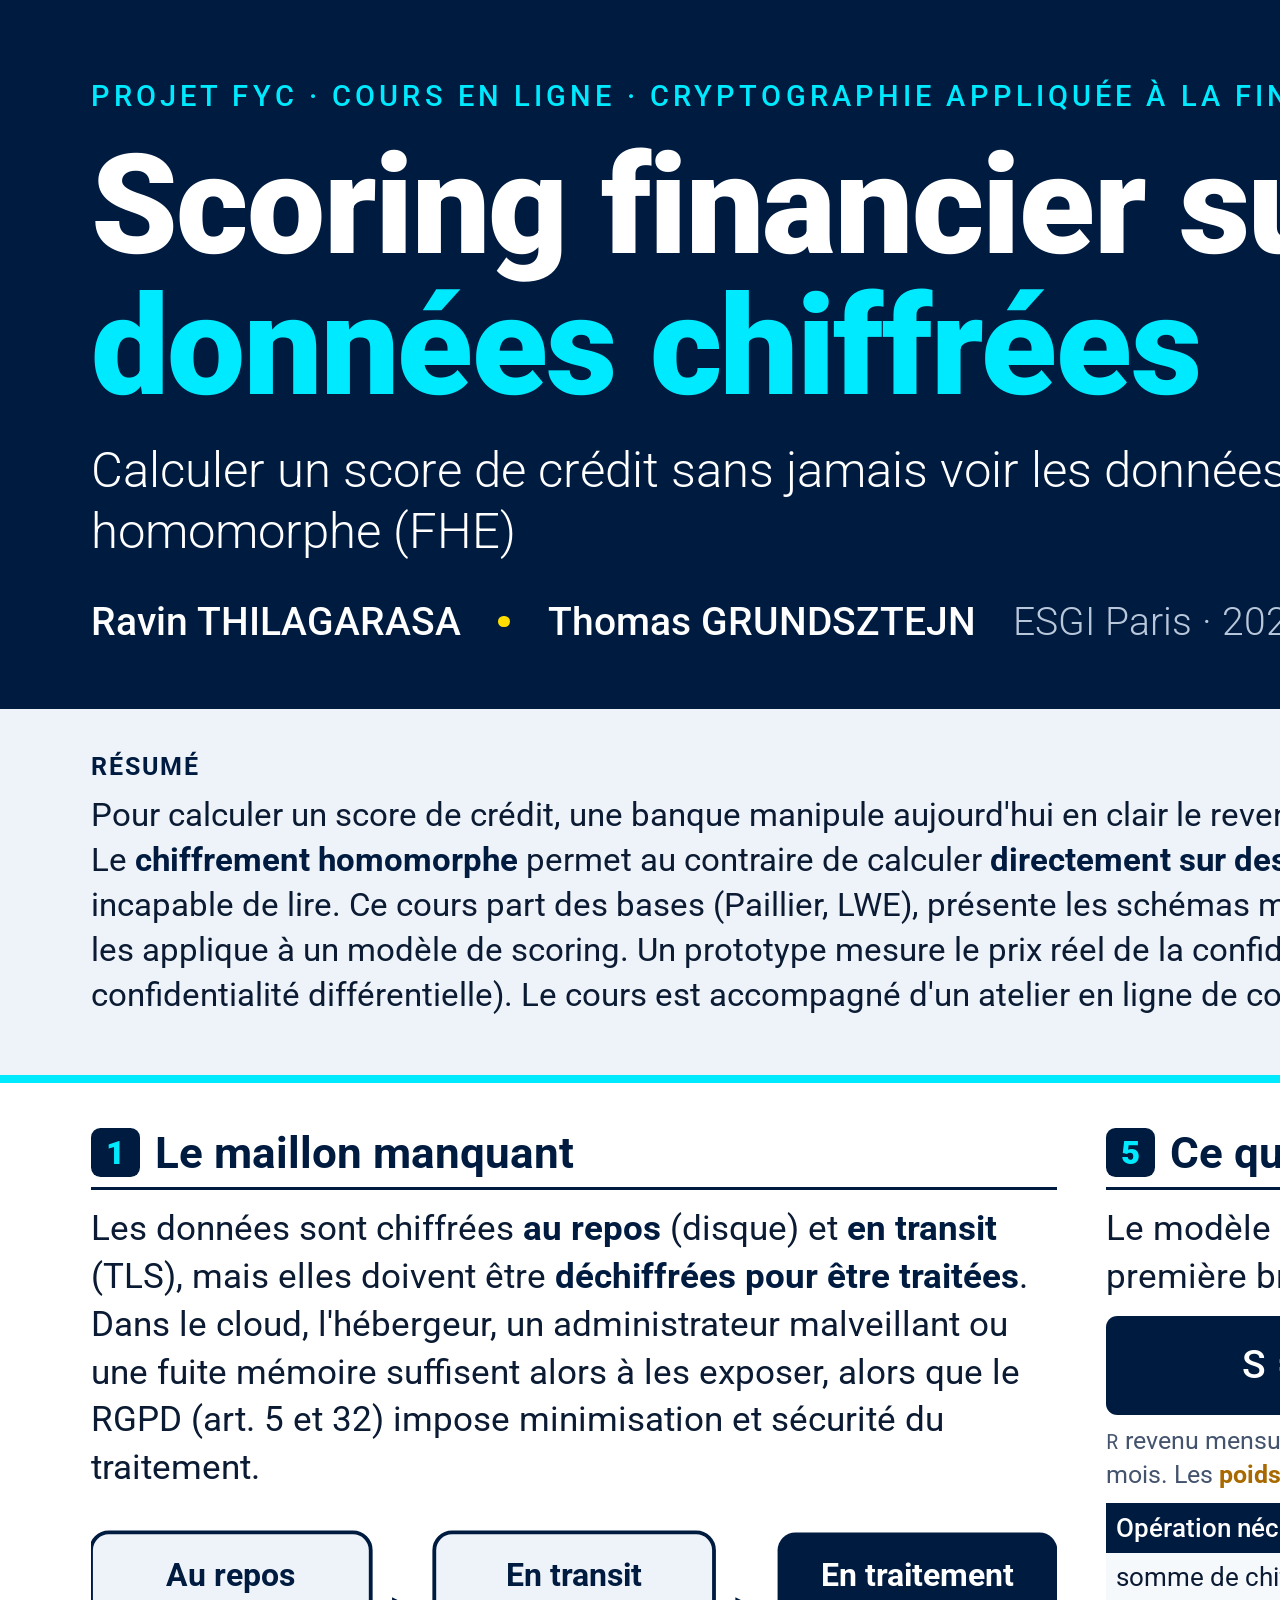
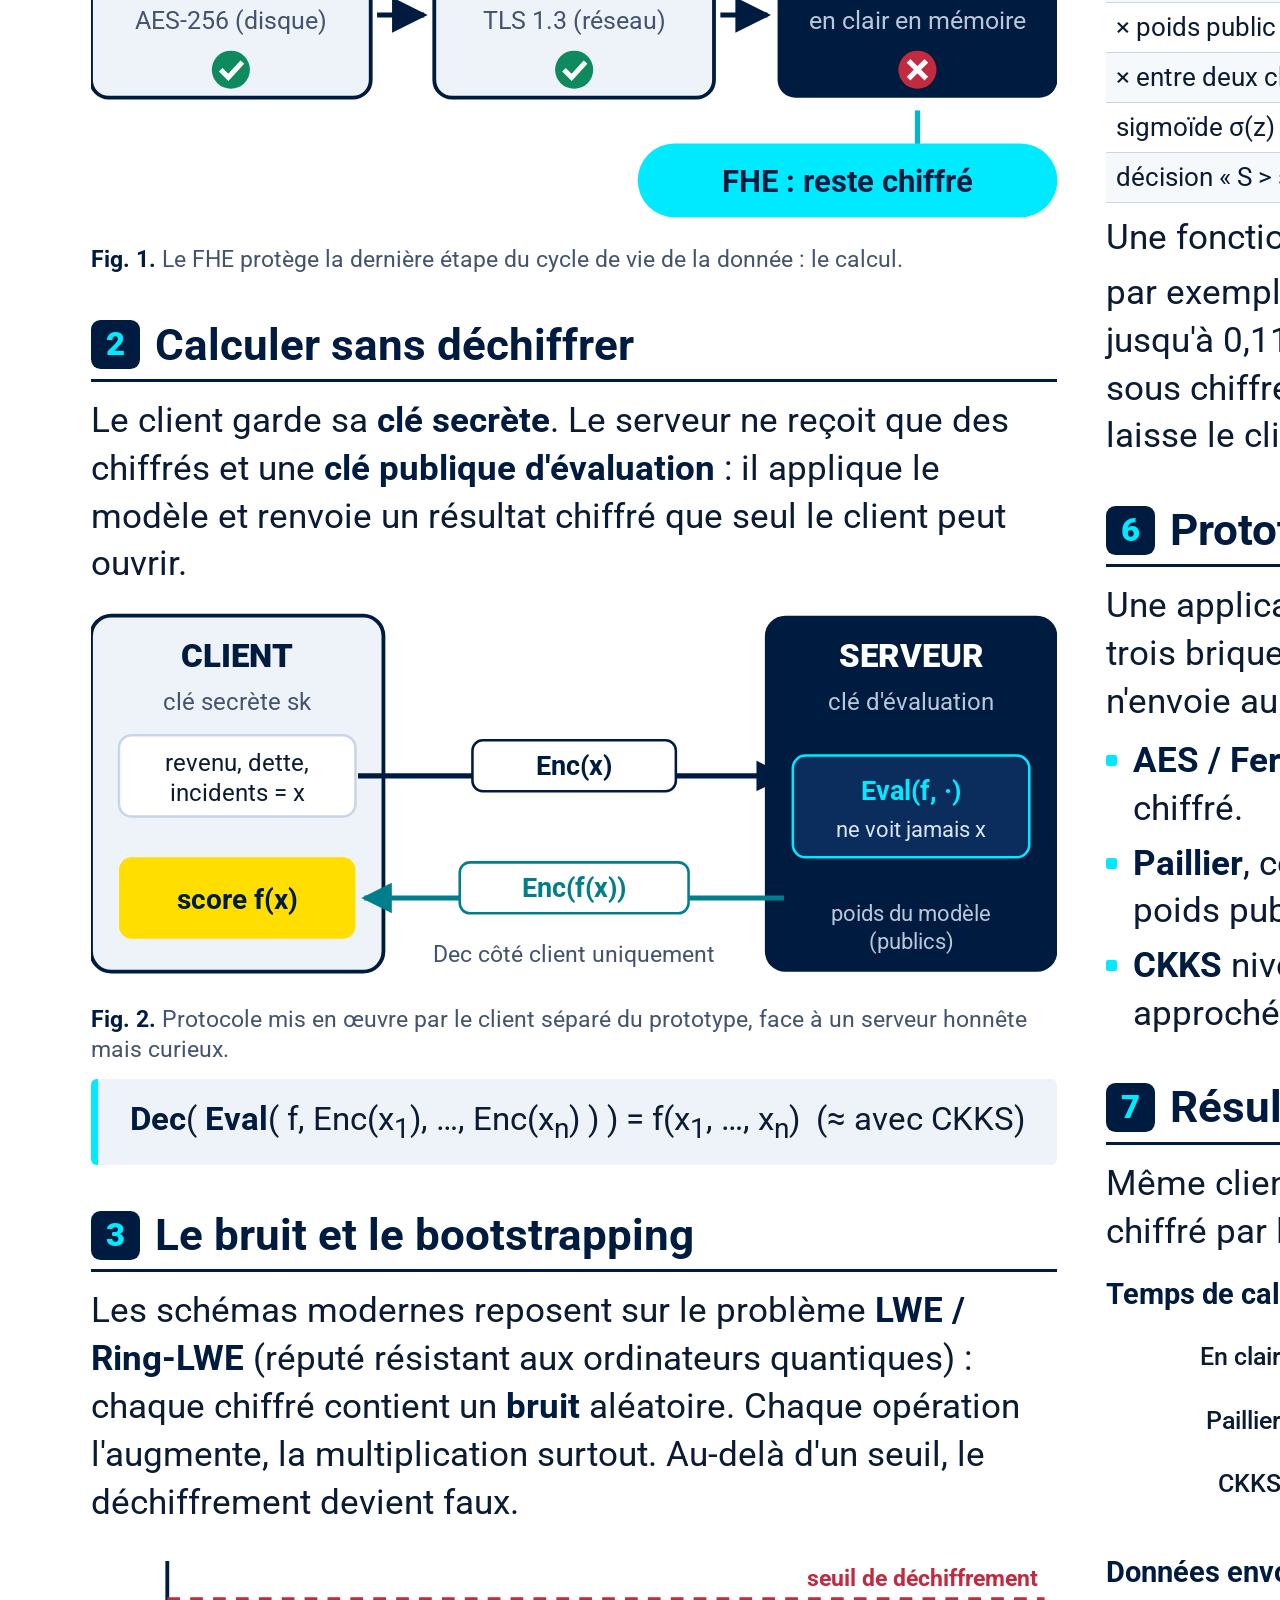
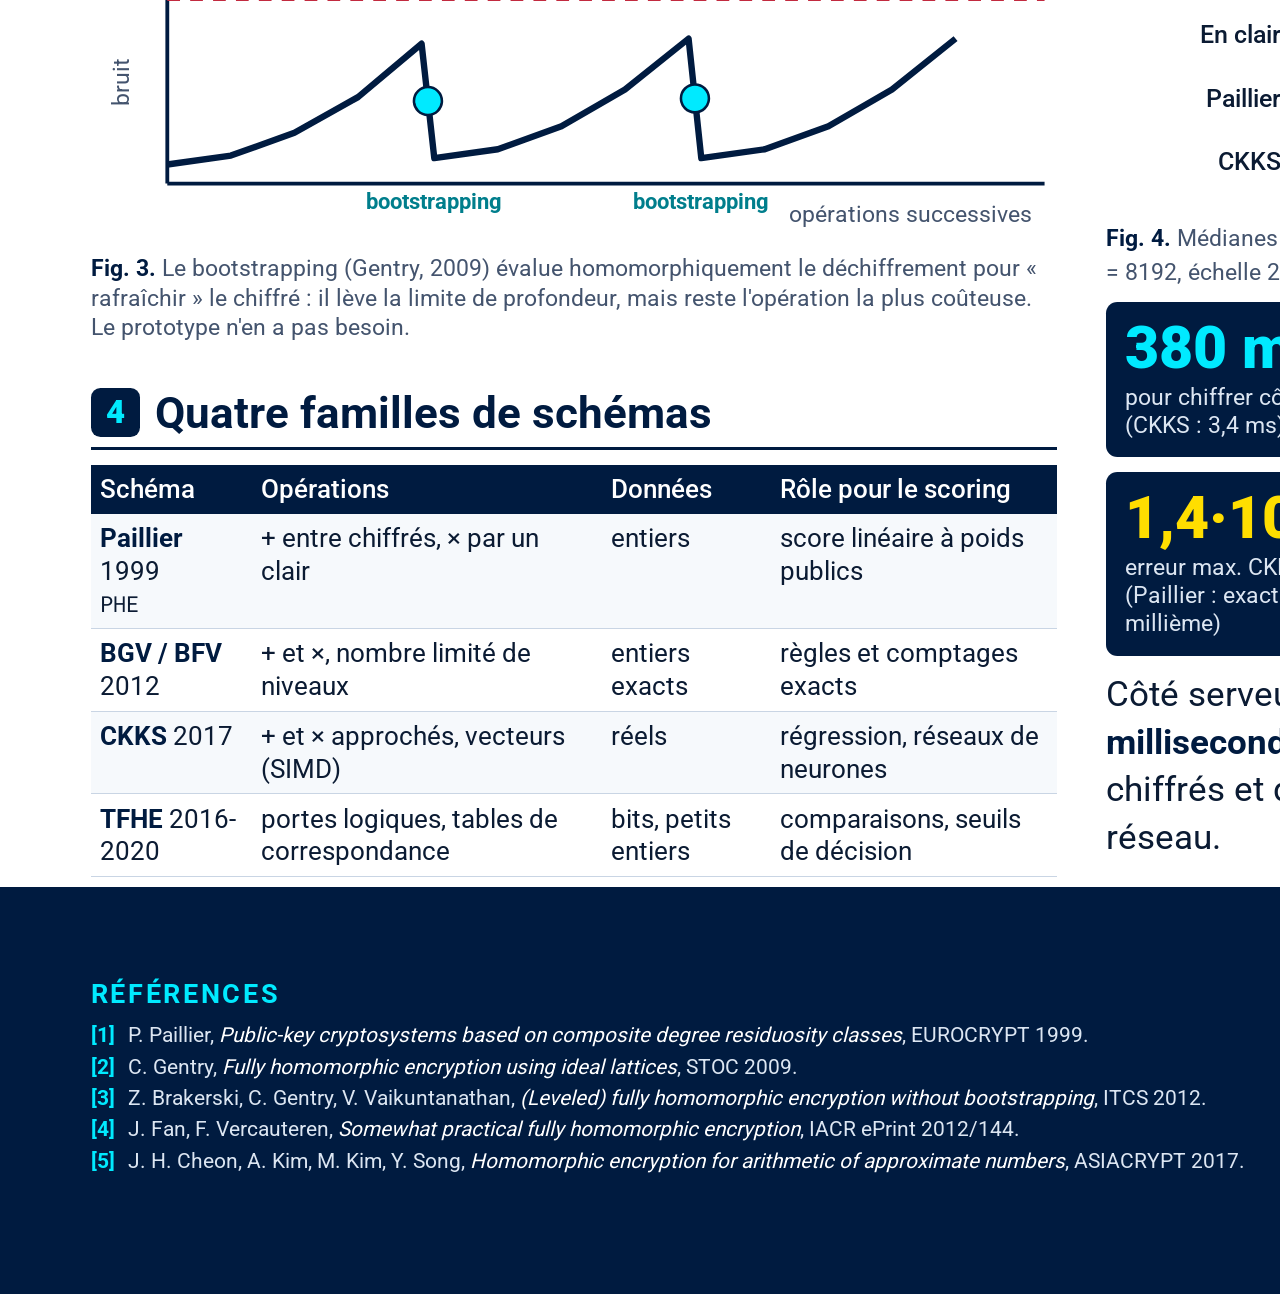
<file: 05_poster/poster.html>
<!doctype html>
<html lang="fr">
<head>
<meta charset="utf-8">
<title>Poster FYC : scoring financier sur données chiffrées (FHE)</title>
<meta name="author" content="Ravin THILAGARASA, Thomas GRUNDSZTEJN">
<!--
  Poster scientifique A0 portrait (841 × 1189 mm), projet FYC ESGI 2026-2027.
  Source éditable : modifier ce fichier, puis régénérer le PDF avec
      python 05_poster/scripts/build_poster.py
  Charte : police Roboto (assets/fonts, embarquée), couleurs ESGI
  (bleu nuit #001B40, cyan #00EAFF, jaune #FFDE00).
  Les graphiques « Résultats » sont dessinés à partir du bloc JSON
  id="mesures" (copie de data/mesures.json, mise à jour par build_poster.py).
-->
<style>
@font-face { font-family: "Roboto"; font-weight: 300; src: url("assets/fonts/Roboto-300.ttf"); }
@font-face { font-family: "Roboto"; font-weight: 400; src: url("assets/fonts/Roboto-400.ttf"); }
@font-face { font-family: "Roboto"; font-weight: 500; src: url("assets/fonts/Roboto-500.ttf"); }
@font-face { font-family: "Roboto"; font-weight: 700; src: url("assets/fonts/Roboto-700.ttf"); }
@font-face { font-family: "Roboto"; font-weight: 900; src: url("assets/fonts/Roboto-900.ttf"); }
@font-face { font-family: "Roboto Mono"; font-weight: 400; src: url("assets/fonts/RobotoMono-400.ttf"); }
@font-face { font-family: "Roboto Mono"; font-weight: 500; src: url("assets/fonts/RobotoMono-500.ttf"); }
@font-face { font-family: "Roboto Mono"; font-weight: 700; src: url("assets/fonts/RobotoMono-700.ttf"); }

:root {
  --navy: #001B40;      /* bleu ESGI */
  --navy-2: #0A2D5E;    /* bleu ESGI éclairci (fonds secondaires) */
  --cyan: #00EAFF;      /* cyan ESGI */
  --cyan-ink: #007E8C;  /* cyan assombri pour du texte sur fond clair */
  --yellow: #FFDE00;    /* jaune ESGI */
  --paper: #FFFFFF;
  --mist: #EEF3F9;
  --line: #C9D5E4;
  --ink: #0B1B33;
  --muted: #44546E;
  --ok: #0F8A5F;
  --ko: #C22A3F;
}
@page { size: 841mm 1189mm; margin: 0; }
* { box-sizing: border-box; margin: 0; padding: 0; }
html, body { width: 841mm; height: 1189mm; }
body {
  font-family: "Roboto", sans-serif; font-weight: 400;
  color: var(--ink); background: var(--paper);
  font-size: 26pt; line-height: 1.38;
  -webkit-print-color-adjust: exact; print-color-adjust: exact;
}
.poster { position: relative; width: 841mm; height: 1189mm; overflow: hidden; display: flex; flex-direction: column; }

/* ---------- En-tête ---------- */
header {
  background: var(--navy); color: #fff; padding: 20mm 24mm 16mm; position: relative; overflow: hidden;
}
header::after { /* motif de « chiffrés » discret */
  content: ""; position: absolute; right: -10mm; top: 0; bottom: 0; width: 330mm;
  background-image: radial-gradient(circle, rgba(0,234,255,.22) 1.1mm, transparent 1.3mm);
  background-size: 9mm 9mm;
  -webkit-mask-image: linear-gradient(90deg, transparent, #000 70%);
          mask-image: linear-gradient(90deg, transparent, #000 70%);
}
.head-grid { position: relative; z-index: 1; display: grid; grid-template-columns: 1fr 120mm; gap: 14mm; align-items: start; }
.kicker { font-weight: 500; letter-spacing: .14em; text-transform: uppercase; color: var(--cyan); font-size: 22pt; }
h1 { font-weight: 900; font-size: 104pt; line-height: 1.02; letter-spacing: -.01em; margin: 5mm 0 6mm; }
h1 .hl { color: var(--cyan); }
.subtitle { font-weight: 300; font-size: 37pt; line-height: 1.22; max-width: 640mm; }
.authors { margin-top: 9mm; display: flex; gap: 10mm; align-items: center; font-size: 29pt; font-weight: 500; }
.authors .sep { width: 3mm; height: 3mm; background: var(--yellow); border-radius: 50%; }
.authors .aff { font-weight: 300; color: #B9C7DA; }
.logo { width: 120mm; margin-top: 2mm; }
.logo img { width: 100%; display: block; }
.logo .tag { margin-top: 5mm; font-size: 18pt; color: #B9C7DA; text-align: right; line-height: 1.3; }

/* ---------- Bandeau résumé ---------- */
.abstract {
  display: grid; grid-template-columns: 1fr 236mm; gap: 14mm;
  padding: 11mm 24mm; background: var(--mist); border-bottom: 2.2mm solid var(--cyan);
}
.abstract p { font-size: 24.5pt; }
.abstract .label { font-weight: 700; color: var(--navy); text-transform: uppercase; letter-spacing: .08em; font-size: 19pt; display: block; margin-bottom: 2mm; }
.question {
  background: var(--navy); color: #fff; border-radius: 4mm; padding: 8mm 9mm; position: relative;
  border-left: 3.5mm solid var(--yellow);
}
.question .label { color: var(--yellow); }
.question p { font-size: 26pt; font-weight: 500; line-height: 1.3; }

/* ---------- Corps : 3 colonnes ---------- */
main { flex: 1; display: grid; grid-template-columns: repeat(3, 1fr); gap: 13mm; padding: 12mm 24mm 0; min-height: 0; }
.col { display: flex; flex-direction: column; gap: 12mm; min-height: 0; }
section { break-inside: avoid; }
h2 {
  display: flex; align-items: center; gap: 4mm; font-size: 33pt; font-weight: 700; color: var(--navy);
  line-height: 1.1; margin-bottom: 4mm; padding-bottom: 2.5mm; border-bottom: 1mm solid var(--navy);
}
h2 .n {
  flex: none; display: inline-grid; place-items: center; width: 13mm; height: 13mm; border-radius: 2.5mm;
  background: var(--navy); color: var(--cyan); font-size: 25pt; font-weight: 900;
}
p + p { margin-top: 3mm; }
strong { font-weight: 700; color: var(--navy); }
em { font-style: normal; color: var(--cyan-ink); font-weight: 500; }
code, .mono { font-family: "Roboto Mono", monospace; font-size: .86em; }
ul.dots { list-style: none; margin-top: 3mm; }
ul.dots li { position: relative; padding-left: 7mm; margin-top: 1.8mm; }
ul.dots li::before { content: ""; position: absolute; left: 0; top: .52em; width: 3mm; height: 3mm; background: var(--cyan); border-radius: .6mm; }
figure { margin-top: 4mm; }
figcaption { font-size: 17pt; color: var(--muted); margin-top: 2mm; line-height: 1.3; }
figcaption b { color: var(--navy); }
svg text { font-family: "Roboto", sans-serif; }

/* tableaux */
table { width: 100%; border-collapse: collapse; font-size: 19.5pt; line-height: 1.25; margin-top: 3mm; }
th { background: var(--navy); color: #fff; font-weight: 500; text-align: left; padding: 2.2mm 2.5mm; }
td { padding: 2.2mm 2.5mm; border-bottom: .4mm solid var(--line); vertical-align: top; }
tr:nth-child(even) td { background: #F6F9FC; }
td.c, th.c { text-align: center; }
.y { color: var(--ok); font-weight: 700; }
.n0 { color: var(--ko); font-weight: 700; }
.m { color: #A86A00; font-weight: 700; }

/* formule */
.formula {
  margin-top: 4mm; background: var(--navy); color: #fff; border-radius: 3mm; padding: 6mm 7mm;
  font-size: 29pt; font-weight: 500; text-align: center; letter-spacing: .01em;
}
.formula .w { color: var(--yellow); }
.formula .x { color: var(--cyan); }
.legend-line { font-size: 18.5pt; color: var(--muted); margin-top: 2.5mm; }

.eq { margin-top: 4mm; padding: 4.5mm 6mm; background: var(--mist); border-left: 2mm solid var(--cyan); border-radius: 1.5mm; font-size: 25pt; text-align: center; }
.eq b { color: var(--navy); }

/* tuiles de chiffres clés */
.tiles { display: grid; grid-template-columns: 1fr 1fr; gap: 4mm; margin-top: 4mm; }
.tile { background: var(--navy); color: #fff; border-radius: 3mm; padding: 4.5mm 5mm; }
.tile .big { font-size: 44pt; font-weight: 900; color: var(--cyan); line-height: 1; }
.tile .big.yl { color: var(--yellow); }
.tile .lbl { font-size: 17pt; line-height: 1.25; margin-top: 1.5mm; color: #DCE6F2; }

/* terminal fhe-cli */
.term { margin-top: 4mm; background: #071226; border-radius: 3mm; overflow: hidden; font-family: "Roboto Mono", monospace; font-size: 18.5pt; line-height: 1.45; }
.term .bar { background: #12264A; padding: 2mm 4mm; display: flex; gap: 2mm; align-items: center; }
.term .bar i { width: 3.2mm; height: 3.2mm; border-radius: 50%; background: #3B5379; display: inline-block; }
.term .bar span { margin-left: 3mm; color: #9FB3D1; font-size: 15pt; }
.term pre { padding: 4mm 5mm; color: #DDE7F5; white-space: pre; font-family: inherit; }
.term .p { color: var(--cyan); }
.term .ok { color: #5BE39B; }
.term .ko { color: #FF7A8A; }
.term .dim { color: #7F93B3; }
.term .yl { color: var(--yellow); }

/* parcours d'exercices */
.track { display: grid; grid-template-columns: repeat(5, 1fr); gap: 2.5mm; margin-top: 4mm; }
.mod { border-radius: 2.5mm; padding: 3mm 3mm; color: #fff; background: var(--navy-2); font-size: 15.5pt; line-height: 1.22; min-height: 33mm; }
.mod b { display: block; font-size: 22pt; color: var(--cyan); font-weight: 900; }
.mod.last { background: var(--cyan); color: var(--navy); }
.mod.last b { color: var(--navy); }

.course-list { display: grid; grid-template-columns: 1fr 1fr; gap: 3mm; margin-top: 4mm; }
.ci { background: var(--mist); border-radius: 2.5mm; padding: 3.5mm 4mm; font-size: 18.5pt; line-height: 1.25; border-top: 1.4mm solid var(--cyan); }
.ci b { display: block; color: var(--navy); font-size: 21pt; }

.callout { margin-top: 4mm; background: #FFF8C2; border-left: 2mm solid var(--yellow); padding: 4mm 5mm; border-radius: 1.5mm; font-size: 21pt; line-height: 1.3; }
.callout b { color: var(--navy); }

/* ---------- Pied de page ---------- */
footer { margin-top: 10mm; background: var(--navy); color: #DCE6F2; padding: 9mm 24mm 10mm; display: grid; grid-template-columns: 1fr 140mm; gap: 14mm; align-items: center; }
footer h3 { color: var(--cyan); font-size: 20pt; text-transform: uppercase; letter-spacing: .1em; font-weight: 700; margin-bottom: 2.5mm; }
.refs { columns: 2; column-gap: 12mm; font-size: 15.5pt; line-height: 1.3; list-style: none; counter-reset: r; }
.refs li { counter-increment: r; padding-left: 10mm; position: relative; margin-bottom: 1.2mm; break-inside: avoid; }
.refs li::before { content: "[" counter(r) "]"; position: absolute; left: 0; color: var(--cyan); font-weight: 700; }
.refs i { font-style: italic; color: #fff; }
.qrs { display: grid; grid-template-columns: 1fr 1fr; gap: 6mm; }
.qr { background: #fff; border-radius: 3mm; padding: 3.5mm; text-align: center; color: var(--navy); }
.qr img { width: 100%; display: block; }
.qr b { display: block; font-size: 17pt; margin-top: 2mm; line-height: 1.15; }
.qr span { font-size: 12.5pt; color: var(--muted); font-family: "Roboto Mono", monospace; }
</style>
</head>
<body>
<div class="poster">

<!-- =================================================== EN-TÊTE -->
<header>
  <div class="head-grid">
    <div>
      <div class="kicker">Projet FYC · Cours en ligne · Cryptographie appliquée à la finance</div>
      <h1>Scoring financier sur<br><span class="hl">données chiffrées</span></h1>
      <p class="subtitle">Calculer un score de crédit sans jamais voir les données du client : prototype et limites du chiffrement totalement homomorphe (FHE)</p>
      <div class="authors">
        <span>Ravin THILAGARASA</span><span class="sep"></span><span>Thomas GRUNDSZTEJN</span>
        <span class="aff">ESGI Paris · 2026-2027</span>
      </div>
    </div>
    <div class="logo">
      <img src="assets/esgi-logo.svg" alt="ESGI">
      <div class="tag">École Supérieure de<br>Génie Informatique</div>
    </div>
  </div>
</header>

<!-- =================================================== RÉSUMÉ -->
<div class="abstract">
  <p><span class="label">Résumé</span>
  Pour calculer un score de crédit, une banque manipule aujourd'hui en clair le revenu, l'endettement et
  l'historique de paiement de ses clients. Le <strong>chiffrement homomorphe</strong> permet au contraire de
  calculer <strong>directement sur des données chiffrées</strong> : le serveur produit un score qu'il est
  incapable de lire. Ce cours part des bases (Paillier, LWE), présente les schémas modernes (BGV/BFV, CKKS,
  TFHE) et le bootstrapping, puis les applique à un modèle de scoring. Un prototype mesure le prix réel
  de la confidentialité, comparé aux alternatives (MPC, enclaves, confidentialité différentielle).
  Le cours est accompagné d'un atelier en ligne de commande, <code>fhe-cli</code>, publié sur PyPI.</p>
  <div class="question">
    <span class="label">Problématique</span>
    <p>Peut-on calculer un score de crédit sur des données qui restent chiffrées de bout en bout, et est-ce
    exploitable aujourd'hui dans une banque ou une fintech&nbsp;?</p>
  </div>
</div>

<main>
<!-- =================================================== COLONNE 1 -->
<div class="col">

  <section>
    <h2><span class="n">1</span>Le maillon manquant</h2>
    <p>Les données sont chiffrées <strong>au repos</strong> (disque) et <strong>en transit</strong> (TLS), mais
    elles doivent être <strong>déchiffrées pour être traitées</strong>. Dans le cloud, l'hébergeur, un
    administrateur malveillant ou une fuite mémoire suffisent alors à les exposer, alors que le RGPD
    (art.&nbsp;5 et 32) impose minimisation et sécurité du traitement.</p>
    <figure>
      <svg viewBox="0 0 760 250" width="100%">
        <defs>
          <marker id="ar" viewBox="0 0 10 10" refX="9" refY="5" markerWidth="7" markerHeight="7" orient="auto"><path d="M0,0L10,5L0,10z" fill="#001B40"/></marker>
        </defs>
        <!-- 3 états -->
        <g font-size="25" font-weight="700" text-anchor="middle">
          <rect x="0" y="20" width="220" height="130" rx="14" fill="#EEF3F9" stroke="#001B40" stroke-width="3"/>
          <text x="110" y="62" fill="#001B40">Au repos</text>
          <text x="110" y="96" font-size="20" font-weight="400" fill="#44546E">AES-256 (disque)</text>
          <circle cx="110" cy="128" r="15" fill="#0F8A5F"/><path d="M102,128l6,6l11,-12" stroke="#fff" stroke-width="4" fill="none"/>

          <rect x="270" y="20" width="220" height="130" rx="14" fill="#EEF3F9" stroke="#001B40" stroke-width="3"/>
          <text x="380" y="62" fill="#001B40">En transit</text>
          <text x="380" y="96" font-size="20" font-weight="400" fill="#44546E">TLS 1.3 (réseau)</text>
          <circle cx="380" cy="128" r="15" fill="#0F8A5F"/><path d="M372,128l6,6l11,-12" stroke="#fff" stroke-width="4" fill="none"/>

          <rect x="540" y="20" width="220" height="130" rx="14" fill="#001B40"/>
          <text x="650" y="62" fill="#FFFFFF">En traitement</text>
          <text x="650" y="96" font-size="20" font-weight="400" fill="#B9C7DA">en clair en mémoire</text>
          <circle cx="650" cy="128" r="15" fill="#C22A3F"/><path d="M643,121l14,14M657,121l-14,14" stroke="#fff" stroke-width="4"/>
        </g>
        <line x1="225" y1="85" x2="262" y2="85" stroke="#001B40" stroke-width="4" marker-end="url(#ar)"/>
        <line x1="495" y1="85" x2="532" y2="85" stroke="#001B40" stroke-width="4" marker-end="url(#ar)"/>
        <!-- FHE comble -->
        <path d="M650,160 v30 h-0" stroke="#00B8CC" stroke-width="4" fill="none"/>
        <rect x="430" y="186" width="330" height="58" rx="29" fill="#00EAFF"/>
        <text x="595" y="224" text-anchor="middle" font-size="24" font-weight="700" fill="#001B40">FHE : reste chiffré</text>
      </svg>
      <figcaption><b>Fig. 1.</b> Le FHE protège la dernière étape du cycle de vie de la donnée : le calcul.</figcaption>
    </figure>
  </section>

  <section>
    <h2><span class="n">2</span>Calculer sans déchiffrer</h2>
    <p>Le client garde sa <strong>clé secrète</strong>. Le serveur ne reçoit que des chiffrés et une
    <strong>clé publique d'évaluation</strong> : il applique le modèle et renvoie un résultat chiffré que seul
    le client peut ouvrir.</p>
    <figure>
      <svg viewBox="0 0 760 300" width="100%">
        <defs>
          <marker id="ar2" viewBox="0 0 10 10" refX="9" refY="5" markerWidth="6" markerHeight="6" orient="auto"><path d="M0,0L10,5L0,10z" fill="#001B40"/></marker>
          <marker id="ar3" viewBox="0 0 10 10" refX="9" refY="5" markerWidth="6" markerHeight="6" orient="auto"><path d="M0,0L10,5L0,10z" fill="#007E8C"/></marker>
        </defs>
        <!-- client -->
        <rect x="0" y="10" width="230" height="280" rx="16" fill="#EEF3F9" stroke="#001B40" stroke-width="3"/>
        <text x="115" y="50" text-anchor="middle" font-size="26" font-weight="900" fill="#001B40">CLIENT</text>
        <text x="115" y="84" text-anchor="middle" font-size="19" fill="#44546E">clé secrète sk</text>
        <rect x="22" y="104" width="186" height="64" rx="10" fill="#fff" stroke="#C9D5E4" stroke-width="2"/>
        <text x="115" y="132" text-anchor="middle" font-size="19" fill="#0B1B33">revenu, dette,</text>
        <text x="115" y="156" text-anchor="middle" font-size="19" fill="#0B1B33">incidents = x</text>
        <rect x="22" y="200" width="186" height="64" rx="10" fill="#FFDE00"/>
        <text x="115" y="241" text-anchor="middle" font-size="22" font-weight="700" fill="#001B40">score f(x)</text>
        <!-- serveur -->
        <rect x="530" y="10" width="230" height="280" rx="16" fill="#001B40"/>
        <text x="645" y="50" text-anchor="middle" font-size="26" font-weight="900" fill="#fff">SERVEUR</text>
        <text x="645" y="84" text-anchor="middle" font-size="19" fill="#B9C7DA">clé d'évaluation</text>
        <rect x="552" y="120" width="186" height="80" rx="10" fill="#0A2D5E" stroke="#00EAFF" stroke-width="2"/>
        <text x="645" y="155" text-anchor="middle" font-size="21" font-weight="700" fill="#00EAFF">Eval(f, ·)</text>
        <text x="645" y="184" text-anchor="middle" font-size="17" fill="#DCE6F2">ne voit jamais x</text>
        <text x="645" y="250" text-anchor="middle" font-size="17" fill="#B9C7DA">poids du modèle</text>
        <text x="645" y="272" text-anchor="middle" font-size="17" fill="#B9C7DA">(publics)</text>
        <!-- flèches -->
        <line x1="210" y1="136" x2="545" y2="136" stroke="#001B40" stroke-width="4" marker-end="url(#ar2)"/>
        <rect x="300" y="108" width="160" height="40" rx="8" fill="#fff" stroke="#001B40" stroke-width="2"/>
        <text x="380" y="135" text-anchor="middle" font-size="21" font-weight="700" fill="#001B40">Enc(x)</text>
        <line x1="545" y1="232" x2="215" y2="232" stroke="#007E8C" stroke-width="4" marker-end="url(#ar3)"/>
        <rect x="290" y="204" width="180" height="40" rx="8" fill="#fff" stroke="#007E8C" stroke-width="2"/>
        <text x="380" y="231" text-anchor="middle" font-size="21" font-weight="700" fill="#007E8C">Enc(f(x))</text>
        <text x="380" y="282" text-anchor="middle" font-size="18" fill="#44546E">Dec côté client uniquement</text>
      </svg>
      <figcaption><b>Fig. 2.</b> Protocole mis en œuvre par le client séparé du prototype, face à un serveur honnête mais curieux.</figcaption>
    </figure>
    <div class="eq"><b>Dec</b>( <b>Eval</b>( f, Enc(x<sub>1</sub>), …, Enc(x<sub>n</sub>) ) ) = f(x<sub>1</sub>, …, x<sub>n</sub>) &nbsp;<span style="font-weight:400">(≈ avec CKKS)</span></div>
  </section>

  <section>
    <h2><span class="n">3</span>Le bruit et le bootstrapping</h2>
    <p>Les schémas modernes reposent sur le problème <strong>LWE / Ring-LWE</strong> (réputé résistant aux
    ordinateurs quantiques) : chaque chiffré contient un <strong>bruit</strong> aléatoire. Chaque opération
    l'augmente, la multiplication surtout. Au-delà d'un seuil, le déchiffrement devient faux.</p>
    <figure>
      <svg viewBox="0 0 760 230" width="100%">
        <line x1="60" y1="190" x2="750" y2="190" stroke="#001B40" stroke-width="3"/>
        <line x1="60" y1="190" x2="60" y2="15" stroke="#001B40" stroke-width="3"/>
        <text x="30" y="110" font-size="18" fill="#44546E" transform="rotate(-90 30 110)" text-anchor="middle">bruit</text>
        <text x="740" y="220" font-size="18" fill="#44546E" text-anchor="end">opérations successives</text>
        <line x1="60" y1="45" x2="750" y2="45" stroke="#C22A3F" stroke-width="3" stroke-dasharray="10 8"/>
        <text x="745" y="35" font-size="18" fill="#C22A3F" text-anchor="end" font-weight="700">seuil de déchiffrement</text>
        <polyline fill="none" stroke="#001B40" stroke-width="5" stroke-linejoin="round"
          points="60,175 110,168 160,150 210,122 260,80 270,170 320,163 370,145 420,116 470,76 480,170 530,163 580,145 630,116 680,76"/>
        <g fill="#00EAFF" stroke="#001B40" stroke-width="2">
          <circle cx="265" cy="125" r="11"/><circle cx="475" cy="123" r="11"/>
        </g>
        <text x="370" y="110" font-size="18" font-weight="700" fill="#007E8C" text-anchor="middle"></text>
        <text x="270" y="210" font-size="17" fill="#007E8C" text-anchor="middle" font-weight="700">bootstrapping</text>
        <text x="480" y="210" font-size="17" fill="#007E8C" text-anchor="middle" font-weight="700">bootstrapping</text>
      </svg>
      <figcaption><b>Fig. 3.</b> Le bootstrapping (Gentry, 2009) évalue homomorphiquement le déchiffrement pour
      « rafraîchir » le chiffré : il lève la limite de profondeur, mais reste l'opération la plus coûteuse. Le prototype n'en a pas besoin.</figcaption>
    </figure>
  </section>

  <section>
    <h2><span class="n">4</span>Quatre familles de schémas</h2>
    <table>
      <tr><th>Schéma</th><th>Opérations</th><th>Données</th><th>Rôle pour le scoring</th></tr>
      <tr><td><strong>Paillier</strong> 1999<br><span class="mono">PHE</span></td><td>+ entre chiffrés, × par un clair</td><td>entiers</td><td>score linéaire à poids publics</td></tr>
      <tr><td><strong>BGV / BFV</strong> 2012</td><td>+ et ×, nombre limité de niveaux</td><td>entiers exacts</td><td>règles et comptages exacts</td></tr>
      <tr><td><strong>CKKS</strong> 2017</td><td>+ et × approchés, vecteurs (SIMD)</td><td>réels</td><td>régression, réseaux de neurones</td></tr>
      <tr><td><strong>TFHE</strong> 2016-2020</td><td>portes logiques, tables de correspondance</td><td>bits, petits entiers</td><td>comparaisons, seuils de décision</td></tr>
    </table>
  </section>

</div>

<!-- =================================================== COLONNE 2 -->
<div class="col">

  <section>
    <h2><span class="n">5</span>Ce que le scoring doit calculer</h2>
    <p>Le modèle du prototype est un <strong>score linéaire pondéré</strong>, première brique d'une
    régression logistique :</p>
    <div class="formula">S = 50 + <span class="w">0,005</span>·(<span class="x">R</span> − 2500) <span class="w">− 0,9</span>·<span class="x">E</span> <span class="w">− 10</span>·<span class="x">I</span></div>
    <p class="legend-line"><span class="mono">R</span> revenu mensuel net (€) · <span class="mono">E</span> taux d'endettement (%) · <span class="mono">I</span> incidents de paiement sur 12 mois. Les <span style="color:#A86A00;font-weight:700">poids</span> sont publics, les <span style="color:#007E8C;font-weight:700">données</span> restent chiffrées.</p>
    <table>
      <tr><th>Opération nécessaire</th><th class="c">Paillier</th><th class="c">CKKS</th><th class="c">TFHE</th></tr>
      <tr><td>somme de chiffrés</td><td class="c y">oui</td><td class="c y">oui</td><td class="c y">oui</td></tr>
      <tr><td>× poids public</td><td class="c y">oui</td><td class="c y">oui</td><td class="c y">oui</td></tr>
      <tr><td>× entre deux chiffrés</td><td class="c n0">non</td><td class="c y">oui</td><td class="c y">oui</td></tr>
      <tr><td>sigmoïde σ(z)</td><td class="c n0">non</td><td class="c m">approx.</td><td class="c m">table</td></tr>
      <tr><td>décision « S &gt; seuil »</td><td class="c n0">non</td><td class="c m">coûteux</td><td class="c y">oui</td></tr>
    </table>
    <p style="margin-top:3mm">Une fonction non polynomiale se remplace par un polynôme, par exemple
    σ(z) ≈ 0,5 + 0,15012&nbsp;z − 0,001593&nbsp;z<sup>3</sup> (écart jusqu'à 0,11 sur [−8,&nbsp;8]). La comparaison au seuil est coûteuse sous chiffrement : le prototype
    renvoie le score chiffré et laisse le client décider.</p>
  </section>

  <section>
    <h2><span class="n">6</span>Prototype : trois chiffrements comparés</h2>
    <p>Une application web (FastAPI, Docker) <strong>simule</strong> le calcul avec trois briques ; un
    <strong>client séparé</strong>, seul détenteur des clés, n'envoie au serveur que des chiffrés :</p>
    <ul class="dots">
      <li><strong>AES / Fernet</strong> : sûr, mais aucun calcul n'est possible sur le chiffré.</li>
      <li><strong>Paillier</strong>, codé à la main : addition chiffrée et produit par les poids publics suffisent au score.</li>
      <li><strong>CKKS</strong> nivelé (Microsoft SEAL via TenSEAL) : calcul approché sur des réels.</li>
    </ul>
  </section>

  <section>
    <h2><span class="n">7</span>Résultats mesurés</h2>
    <p>Même client (<span id="client-desc">R = 3 200 €, E = 28 %, I = 1</span>) chiffré par le client puis noté par le serveur :</p>
    <figure>
      <div id="chart-time"></div>
      <div id="chart-size" style="margin-top:3mm"></div>
      <figcaption id="bench-caption"><b>Fig. 4.</b> Médianes de 10 à 20 exécutions, échelle logarithmique.</figcaption>
    </figure>
    <div class="tiles">
      <div class="tile"><div class="big" id="t-time">380 ms</div><div class="lbl">pour chiffrer côté client avec Paillier (CKKS : <span id="t-enc-ckks">3,4 ms</span>)</div></div>
      <div class="tile"><div class="big" id="t-size">×14 000</div><div class="lbl">volume envoyé au serveur (CKKS) par rapport aux données brutes</div></div>
      <div class="tile"><div class="big yl" id="t-err">6·10⁻⁶</div><div class="lbl">erreur max. CKKS sur 1 000 profils (Paillier : exact sur les entiers encodés au millième)</div></div>
      <div class="tile"><div class="big yl" id="t-keys">35 Mo</div><div class="lbl">de clés de rotation CKKS, une fois (<span id="t-keys-min">0,5 Mo</span> sans rotations)</div></div>
    </div>
    <p style="margin-top:4mm">Côté serveur, les deux schémas répondent en <strong>quelques millisecondes</strong>.
    Paillier fait payer le <strong>client</strong>, CKKS <strong>la taille</strong> des chiffrés et des clés.
    Mesures sur une seule machine, sans réseau.</p>
  </section>

</div>

<!-- =================================================== COLONNE 3 -->
<div class="col">

  <section>
    <h2><span class="n">8</span>Le cours sur Moodle</h2>
    <p>Un parcours complet de niveau Mastère, du rappel de cryptographie au prototype :</p>
    <div class="course-list">
      <div class="ci"><b>Livre de cours</b>Paillier pas à pas, LWE, BGV/BFV, CKKS, TFHE, bootstrapping</div>
      <div class="ci"><b>Leçon interactive</b>le scoring bancaire sur données chiffrées</div>
      <div class="ci"><b>État de l'art</b>travaux académiques, Zama, SEAL, OpenFHE, HElib</div>
      <div class="ci"><b>Limites et perspectives</b>coût, normalisation, matériel dédié</div>
      <div class="ci"><b>Vidéos</b>cours et correction du cas pratique</div>
      <div class="ci"><b>Glossaire et examen</b>72 termes, QCM final de 40 questions</div>
    </div>
  </section>

  <section>
    <h2><span class="n">9</span>Atelier pratique : fhe-cli</h2>
    <p>Un outil d'exercices en ligne de commande inspiré de <em>rustlings</em> : l'apprenant complète le code
    dans son éditeur, les tests se relancent à chaque sauvegarde, et la <strong>solution ne se débloque
    qu'une fois l'exercice réussi</strong>.</p>
    <div class="term">
      <div class="bar"><i></i><i></i><i></i><span>terminal</span></div>
<pre><span class="p">$</span> pip install fhe-cli
<span class="p">$</span> fhe-cli init &amp;&amp; cd fhe-exercices
<span class="p">$</span> fhe-cli start        <span class="dim"># atelier guidé</span>
<span class="p">$</span> fhe-cli list
  <span class="ok">[x]</span> ex8_paillier_homomorphic
  <span class="yl">[~]</span> ex9_scoring_paillier
  <span class="ko">[ ]</span> ex10_ckks_bonus <span class="yl">(bonus)</span>
Progression : 8/10 exercices résolus.</pre>
    </div>
    <div class="track">
      <div class="mod"><b>1-3</b>César, XOR, Fernet</div>
      <div class="mod"><b>4-5</b>exponentiation, inverse modulaire</div>
      <div class="mod"><b>6-7</b>clés et chiffrement Paillier</div>
      <div class="mod"><b>8-9</b>homomorphie, score chiffré</div>
      <div class="mod last"><b>10</b>bonus : calcul avec CKKS</div>
    </div>
    <p style="margin-top:3mm;font-size:20pt">Publié sur PyPI, testé sous Windows, macOS et Linux, avec des
    exécutables autonomes (Python et TenSEAL embarqués) pour les postes sans Python.</p>
  </section>

  <section>
    <h2><span class="n">10</span>Limites et alternatives</h2>
    <table>
      <tr><th>Approche</th><th>Données en clair&nbsp;?</th><th>Coût</th><th>Confiance requise</th></tr>
      <tr><td><strong>FHE</strong></td><td class="y">non, côté serveur</td><td class="n0">élevé (taille, calcul)</td><td>hypothèse LWE, paramètres, client sain</td></tr>
      <tr><td><strong>MPC</strong></td><td class="y">non (partagées)</td><td class="m">réseau élevé</td><td>pas de collusion au-delà d'un seuil</td></tr>
      <tr><td><strong>Enclave TEE</strong></td><td class="m">dans l'enclave</td><td class="y">faible</td><td>fabricant du processeur, canaux auxiliaires</td></tr>
      <tr><td><strong>Conf. différentielle</strong></td><td class="n0">oui</td><td class="y">faible</td><td>protège les statistiques, pas l'entrée</td></tr>
    </table>
    <ul class="dots">
      <li>Le FHE ne prouve pas que le serveur a appliqué <strong>le bon modèle</strong> : l'intégrité du calcul est un autre problème.</li>
      <li>Paramétrage expert (degré, modules, échelle, sécurité 128 bits) et gestion des clés côté client.</li>
      <li>Modèles profonds et décisions non linéaires restent lents sans bootstrapping rapide.</li>
    </ul>
  </section>

  <section>
    <h2><span class="n">11</span>Conclusion et perspectives</h2>
    <p>Pour un <strong>score linéaire</strong>, le calcul sur données chiffrées est <strong>faisable dès
    aujourd'hui</strong> : quelques millisecondes côté serveur, une erreur négligeable, un serveur qui ne
    reçoit que des chiffrés. Paillier y suffit. Un usage bancaire demande en plus un modèle validé,
    l'intégrité du calcul et la gestion des clés.</p>
    <div class="callout"><b>Ce qui va changer la donne :</b> accélérateurs matériels (GPU, FPGA, ASIC),
    compilateurs FHE qui masquent les paramètres (Concrete ML, OpenFHE), et normalisation en cours
    (HomomorphicEncryption.org, ISO/IEC).</div>
  </section>

</div>
</main>

<!-- =================================================== PIED DE PAGE -->
<footer>
  <div>
    <h3>Références</h3>
    <ol class="refs">
      <li>P. Paillier, <i>Public-key cryptosystems based on composite degree residuosity classes</i>, EUROCRYPT 1999.</li>
      <li>C. Gentry, <i>Fully homomorphic encryption using ideal lattices</i>, STOC 2009.</li>
      <li>Z. Brakerski, C. Gentry, V. Vaikuntanathan, <i>(Leveled) fully homomorphic encryption without bootstrapping</i>, ITCS 2012.</li>
      <li>J. Fan, F. Vercauteren, <i>Somewhat practical fully homomorphic encryption</i>, IACR ePrint 2012/144.</li>
      <li>J. H. Cheon, A. Kim, M. Kim, Y. Song, <i>Homomorphic encryption for arithmetic of approximate numbers</i>, ASIACRYPT 2017.</li>
      <li>I. Chillotti, N. Gama, M. Georgieva, M. Izabachène, <i>TFHE: fast fully homomorphic encryption over the torus</i>, J. Cryptology 2020.</li>
      <li>C. Marcolla et al., <i>Survey on fully homomorphic encryption, theory, and applications</i>, IACR ePrint 2022/1602.</li>
      <li>A. Al Badawi et al., <i>OpenFHE: open-source fully homomorphic encryption library</i>, IACR ePrint 2022/915.</li>
      <li>A. Benaissa et al., <i>TenSEAL: a library for encrypted tensor operations using homomorphic encryption</i>, 2021 ; Microsoft SEAL.</li>
      <li>M. Albrecht et al., <i>Homomorphic Encryption Standard</i>, HomomorphicEncryption.org, 2018.</li>
    </ol>
  </div>
  <div class="qrs">
    <div class="qr"><img src="assets/qr-moodle.svg" alt="QR code du cours"><b>Le cours</b><span>fyc.esgi.fr</span></div>
    <div class="qr"><img src="assets/qr-pypi.svg" alt="QR code fhe-cli"><b>L'atelier</b><span>pip install fhe-cli</span></div>
  </div>
</footer>

</div>

<!-- Mesures du prototype : copie de data/mesures.json (build_poster.py la remplace). -->
<script id="mesures" type="application/json">
{
  "client": {
    "revenu": 3200.0,
    "ratio_endettement": 28.0,
    "incidents": 1
  },
  "machine": {
    "systeme": "Darwin 25.6.0 arm64",
    "cpu": "Apple M1",
    "coeurs_logiques": 8,
    "ram_go": 8.0,
    "python": "3.13.2",
    "tenseal": "0.3.18",
    "commit": "e19078f",
    "arbre_modifie": true,
    "date": "2026-11-12 11:22"
  },
  "methode": {
    "repetitions": 30,
    "repetitions_generation_cles": 10,
    "echauffement": "1 execution par phase, non comptee",
    "ordre": "phases alternees a chaque tour",
    "horloge": "time.perf_counter, un seul processus, sans reseau"
  },
  "clair": {
    "score": 18.3,
    "par_score_us_mediane": 0.4667137550040934,
    "taille_lot": 100000,
    "octets_entree": 24
  },
  "paillier": {
    "cle_bits": 2048,
    "score": 18.3,
    "octets_cle_publique": 256,
    "octets_entree_chiffree": 1536,
    "octets_resultat_chiffre": 512,
    "temps": {
      "generation_cles": {
        "mediane_ms": 435.46779149983195,
        "q1_ms": 320.5768647503646,
        "q3_ms": 668.704739749046,
        "min_ms": 292.67179099952045,
        "max_ms": 806.2302910002472,
        "n": 10
      },
      "chiffrement_3_valeurs": {
        "mediane_ms": 379.27516650051984,
        "q1_ms": 378.7675102503272,
        "q3_ms": 380.4691562500011,
        "min_ms": 376.8988750016433,
        "max_ms": 435.68254099955084,
        "n": 30
      },
      "serveur": {
        "mediane_ms": 4.6250625000539,
        "q1_ms": 4.602593250183418,
        "q3_ms": 4.694374749760755,
        "min_ms": 4.5953329990879865,
        "max_ms": 49.2688750000525,
        "n": 30
      },
      "serveur_avec_rechiffrement_du_biais": {
        "mediane_ms": 130.98531299965543,
        "q1_ms": 130.66489649963842,
        "q3_ms": 131.66944749946197,
        "min_ms": 130.1150420003978,
        "max_ms": 268.68820900017454,
        "n": 30
      },
      "dechiffrement": {
        "mediane_ms": 127.13389550026477,
        "q1_ms": 126.80866675009383,
        "q3_ms": 127.67931250027686,
        "min_ms": 126.61533299979055,
        "max_ms": 217.49079099936353,
        "n": 30
      }
    }
  },
  "ckks": {
    "poly_modulus_degree": 8192,
    "coeff_mod_bit_sizes": [
      60,
      40,
      40,
      60
    ],
    "echelle_log2": 40,
    "score": 18.299995925959543,
    "octets_entree_chiffree": 331565,
    "octets_resultat_produit_scalaire": 235098,
    "octets_resultat_terme_a_terme": 235095,
    "octets_contexte_public_tel_que_poster": 35289828,
    "octets_contexte_public_sans_relinearisation": 33894906,
    "octets_contexte_public_sans_rotations": 464407,
    "temps": {
      "generation_cles_avec_rotations": {
        "mediane_ms": 110.17668749991572,
        "q1_ms": 108.87227025068569,
        "q3_ms": 115.3897087506266,
        "min_ms": 107.62954099845956,
        "max_ms": 216.6529169990099,
        "n": 10
      },
      "generation_cles_sans_rotations": {
        "mediane_ms": 12.916499500533973,
        "q1_ms": 12.703708500339417,
        "q3_ms": 13.504468500741496,
        "min_ms": 12.51787500041246,
        "max_ms": 73.2112080004299,
        "n": 10
      },
      "chiffrement_et_serialisation": {
        "mediane_ms": 3.407416500522231,
        "q1_ms": 3.367843749856547,
        "q3_ms": 3.538135249982588,
        "min_ms": 3.0300830003398005,
        "max_ms": 3.6022080003021983,
        "n": 30
      },
      "serveur_produit_scalaire": {
        "mediane_ms": 2.426979500341986,
        "q1_ms": 2.410468249763653,
        "q3_ms": 2.448759998969763,
        "min_ms": 2.396249999947031,
        "max_ms": 2.606333000585437,
        "n": 30
      },
      "serveur_terme_a_terme": {
        "mediane_ms": 0.6940835000932566,
        "q1_ms": 0.6877917494421126,
        "q3_ms": 0.7163544996728888,
        "min_ms": 0.6716250009048963,
        "max_ms": 0.8065410002018325,
        "n": 30
      },
      "serveur_lecture_du_chiffre": {
        "mediane_ms": 0.42827049946936313,
        "q1_ms": 0.41964549927797634,
        "q3_ms": 0.45473975069398875,
        "min_ms": 0.4155410006205784,
        "max_ms": 0.4967919994669501,
        "n": 30
      },
      "dechiffrement_produit_scalaire": {
        "mediane_ms": 0.7171244997152826,
        "q1_ms": 0.7079994998093753,
        "q3_ms": 0.72665650077397,
        "min_ms": 0.6934579996595858,
        "max_ms": 0.852624998515239,
        "n": 30
      },
      "dechiffrement_terme_a_terme": {
        "mediane_ms": 0.6876665001982474,
        "q1_ms": 0.6798027498007286,
        "q3_ms": 0.6983124999351276,
        "min_ms": 0.6713750008202624,
        "max_ms": 0.7628340008523082,
        "n": 30
      }
    }
  },
  "erreurs": {
    "profils": "synthetiques, graine 2027 : revenu 1000-8000 (centimes), endettement 0-60 (4 decimales), incidents 0-5",
    "encodage_au_millieme_vs_formule_en_clair": {
      "mediane": 0.00018000000000739647,
      "p95": 0.0004500000000007276,
      "max": 0.000450000000007833,
      "n": 1000
    },
    "paillier_vs_reference_encodee": {
      "ecarts_non_nuls": 0,
      "n": 50
    },
    "ckks_produit_scalaire_vs_formule_en_clair": {
      "mediane": 5.487070085408163e-06,
      "p95": 1.1219243702953463e-05,
      "max": 1.4041058669533868e-05,
      "n": 1000
    },
    "ckks_terme_a_terme_vs_formule_en_clair": {
      "mediane": 5.6329752631256724e-06,
      "p95": 1.1365848408217971e-05,
      "max": 1.4185878868033797e-05,
      "n": 1000
    }
  }
}
</script>
<script>
(function () {
  const data = JSON.parse(document.getElementById("mesures").textContent || "{}");
  if (!data.ckks) return;
  const fr = (v, d = 0) => v.toLocaleString("fr-FR", { maximumFractionDigits: d, minimumFractionDigits: 0 });
  const round2 = v => { const p = Math.pow(10, Math.floor(Math.log10(v)) - 1); return Math.round(v / p) * p; };
  const sup = { "-": "⁻", "0": "⁰", "1": "¹", "2": "²", "3": "³", "4": "⁴", "5": "⁵", "6": "⁶", "7": "⁷", "8": "⁸", "9": "⁹" };
  const sci = v => { let e = Math.floor(Math.log10(v)); let m = Math.round(v / Math.pow(10, e) * 10) / 10; if (m >= 10) { m /= 10; e += 1; } return String(m).replace(".", ",") + "·10" + String(e).split("").map(c => sup[c]).join(""); };
  const fmtMs = v => v < 0.01 ? fr(v * 1000, 1) + " µs" : v < 10 ? fr(v, 1) + " ms" : fr(v, 0) + " ms";
  const fmtB = v => v < 1000 ? fr(v) + " o" : v < 1e6 ? fr(v / 1000, v < 1e4 ? 1 : 0) + " Ko" : fr(v / 1e6, 1) + " Mo";

  // Adaptation du format mesures_v2.json (benchmark_v2.py)
  const med = (o, key) => o.temps[key].mediane_ms;
  const m = data.machine, e = data.erreurs;
  const c = { score: data.clair.score, server_ms: data.clair.par_score_us_mediane / 1000, client_bytes: data.clair.octets_entree };
  const p = { key_bits: data.paillier.cle_bits, server_ms: med(data.paillier, "serveur"),
              encrypt_ms: med(data.paillier, "chiffrement_3_valeurs"), client_bytes: data.paillier.octets_entree_chiffree };
  const k = { poly_modulus_degree: data.ckks.poly_modulus_degree, server_ms: med(data.ckks, "serveur_produit_scalaire"),
              encrypt_ms: med(data.ckks, "chiffrement_et_serialisation"), client_bytes: data.ckks.octets_entree_chiffree,
              max_error: e.ckks_produit_scalaire_vs_formule_en_clair.max,
              galois_bytes: data.ckks.octets_contexte_public_sans_relinearisation - data.ckks.octets_contexte_public_sans_rotations,
              min_context_bytes: data.ckks.octets_contexte_public_sans_rotations };
  const cl = data.client;
  document.getElementById("client-desc").textContent =
    `R = ${fr(cl.revenu)} €, E = ${fr(cl.ratio_endettement)} %, I = ${fr(cl.incidents)}, score en clair ${fr(c.score, 1)}`;
  document.getElementById("t-time").textContent = fr(round2(p.encrypt_ms)) + " ms";
  document.getElementById("t-enc-ckks").textContent = fmtMs(k.encrypt_ms);
  document.getElementById("t-size").textContent = "×" + fr(round2(k.client_bytes / c.client_bytes));
  document.getElementById("t-err").textContent = sci(k.max_error);
  document.getElementById("t-keys").textContent = fmtB(k.galois_bytes).replace(/,\d/, "");
  document.getElementById("t-keys-min").textContent = fmtB(k.min_context_bytes);
  document.getElementById("bench-caption").innerHTML =
    `<b>Fig. 4.</b> Médianes de ${data.methode.repetitions} exécutions, échelle logarithmique. Paillier : clé de ${p.key_bits} bits ; ` +
    `CKKS : N = ${k.poly_modulus_degree}, échelle 2<sup>40</sup>. ${m.cpu}, Python ${m.python}, TenSEAL ${m.tenseal}.`;

  function chart(el, title, rows, fmt) {
    const W = 760, rowH = 50, top = 44, left = 150, right = 120, H = top + rows.length * rowH + 6;
    const vals = rows.map(r => r.v);
    const lo = Math.floor(Math.log10(Math.min(...vals))) , hi = Math.ceil(Math.log10(Math.max(...vals)));
    const x = v => left + (Math.log10(v) - lo) / (hi - lo) * (W - left - right);
    let s = `<svg viewBox="0 0 ${W} ${H}" width="100%">`;
    s += `<text x="0" y="26" font-size="23" font-weight="700" fill="#001B40">${title}</text>`;
    for (let e = lo; e <= hi; e++) s += `<line x1="${x(Math.pow(10, e))}" y1="${top - 6}" x2="${x(Math.pow(10, e))}" y2="${H - 4}" stroke="#C9D5E4" stroke-width="1.5"/>`;
    rows.forEach((r, i) => {
      const y = top + i * rowH;
      s += `<text x="${left - 12}" y="${y + 30}" text-anchor="end" font-size="20" font-weight="500" fill="#0B1B33">${r.label}</text>`;
      s += `<rect x="${left}" y="${y + 8}" width="${Math.max(6, x(r.v) - left)}" height="32" rx="4" fill="${r.color}"/>`;
      s += `<text x="${Math.max(left + 6, x(r.v)) + 10}" y="${y + 31}" font-size="20" font-weight="700" fill="#001B40">${fmt(r.v)}</text>`;
    });
    el.innerHTML = s + "</svg>";
  }
  const col = { clear: "#7F93B3", pai: "#0A2D5E", ckks: "#00C4D6" };
  chart(document.getElementById("chart-time"), "Temps de calcul côté serveur", [
    { label: "En clair", v: c.server_ms, color: col.clear },
    { label: "Paillier", v: p.server_ms, color: col.pai },
    { label: "CKKS", v: k.server_ms, color: col.ckks },
  ], fmtMs);
  chart(document.getElementById("chart-size"), "Données envoyées par le client", [
    { label: "En clair", v: c.client_bytes, color: col.clear },
    { label: "Paillier", v: p.client_bytes, color: col.pai },
    { label: "CKKS", v: k.client_bytes, color: col.ckks },
  ], fmtB);
})();
</script>
</body>
</html>
</file>
